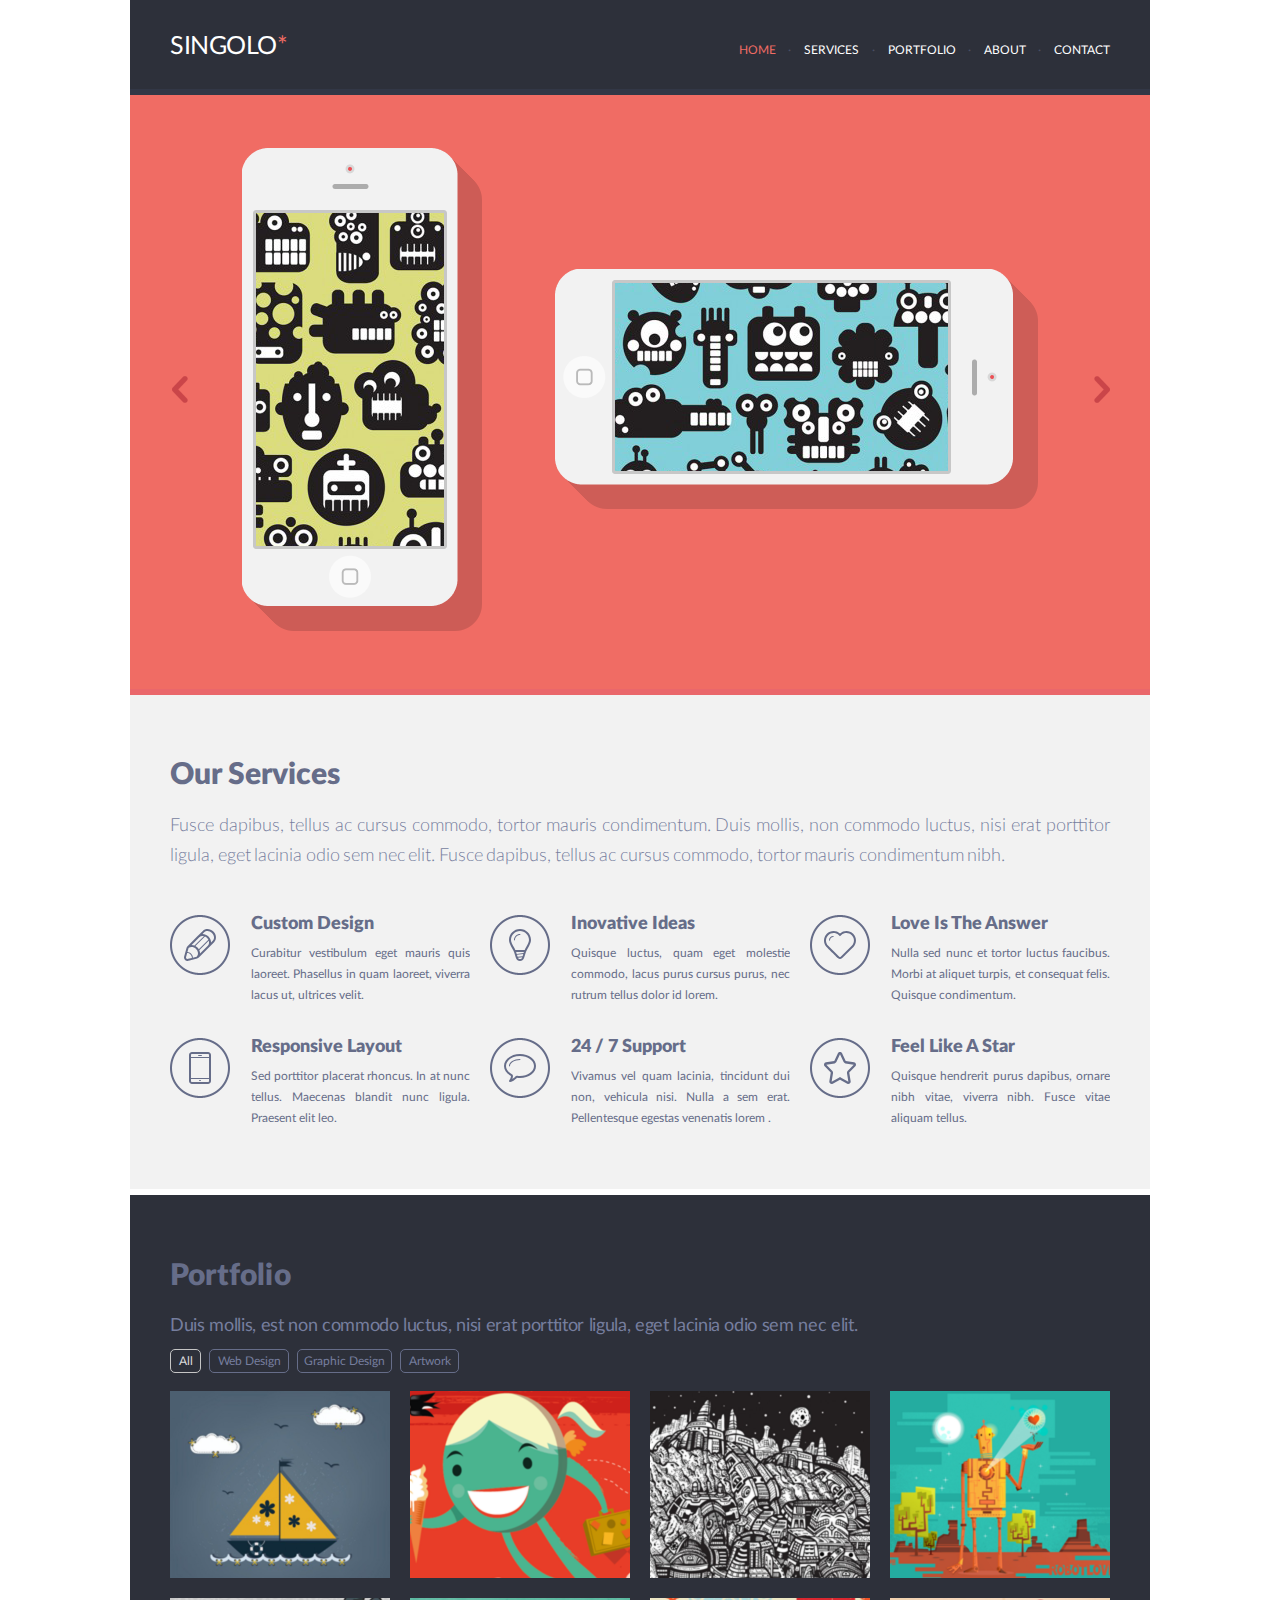
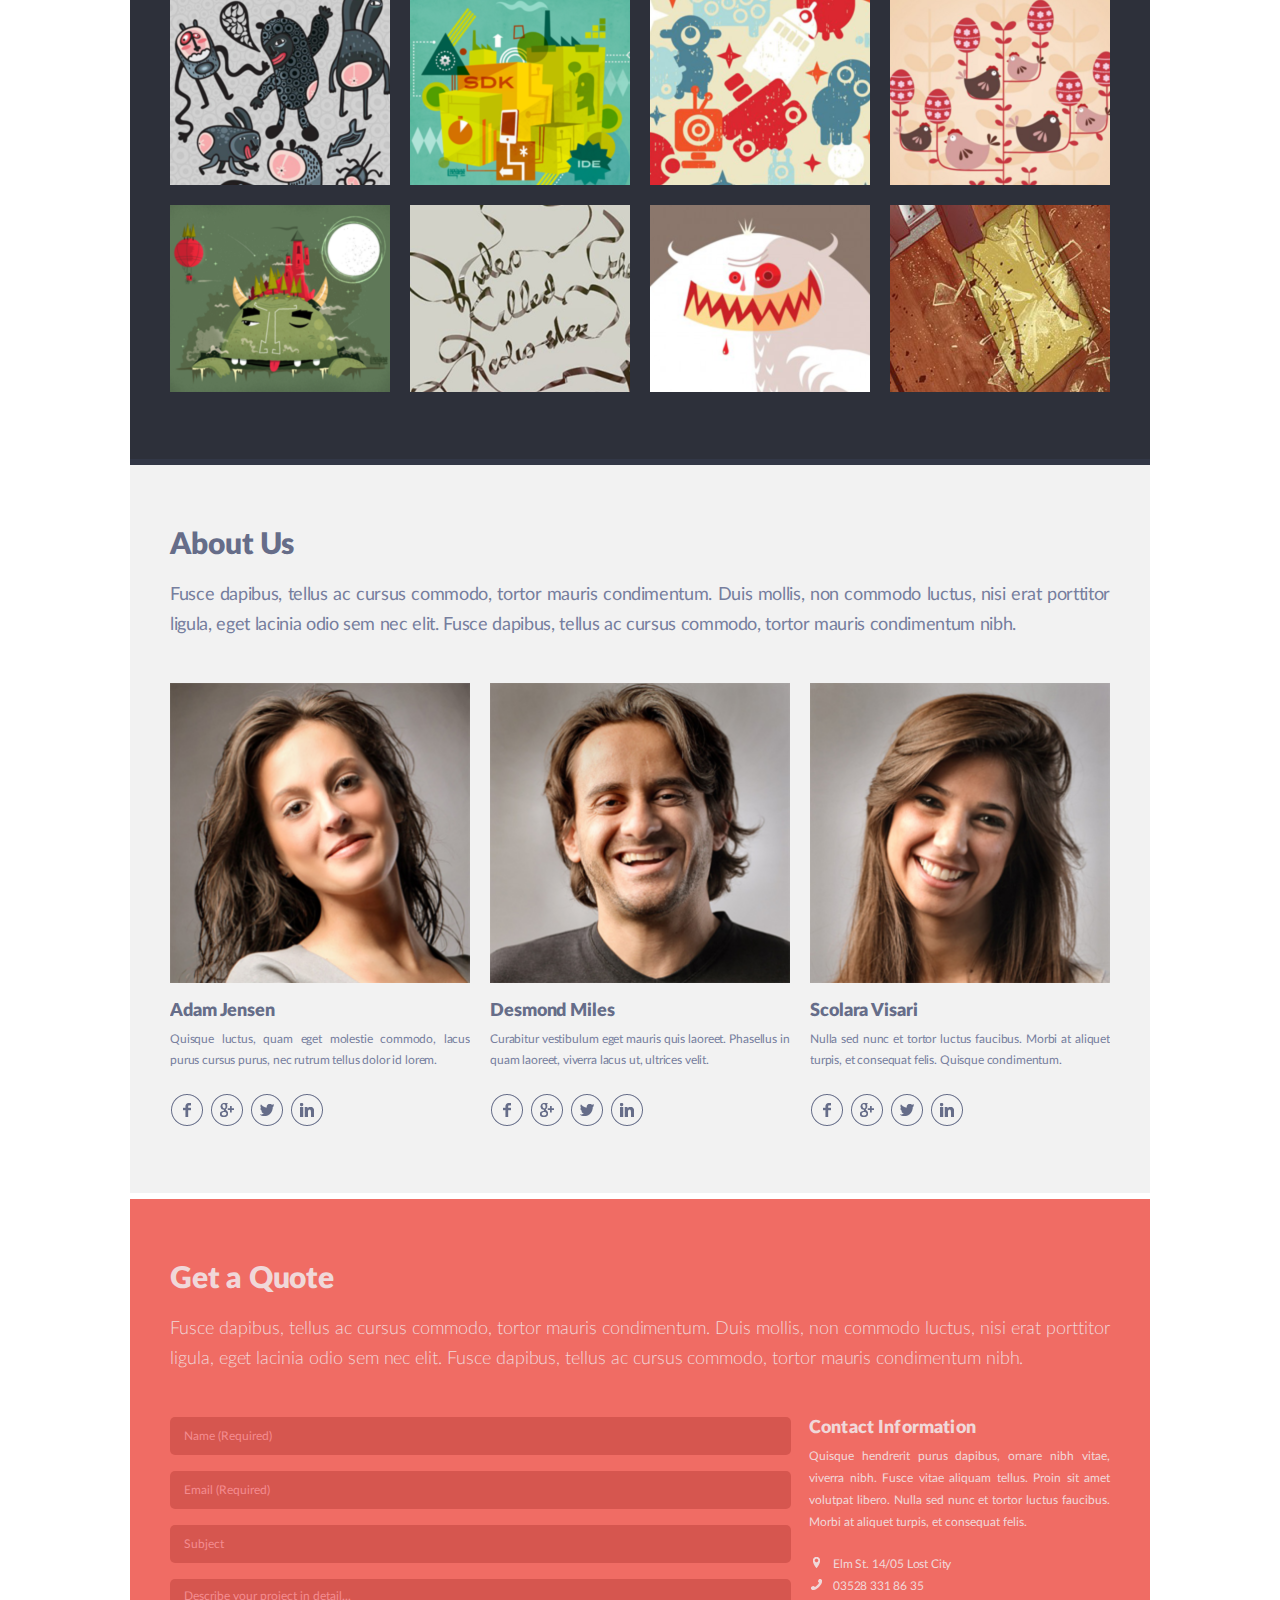
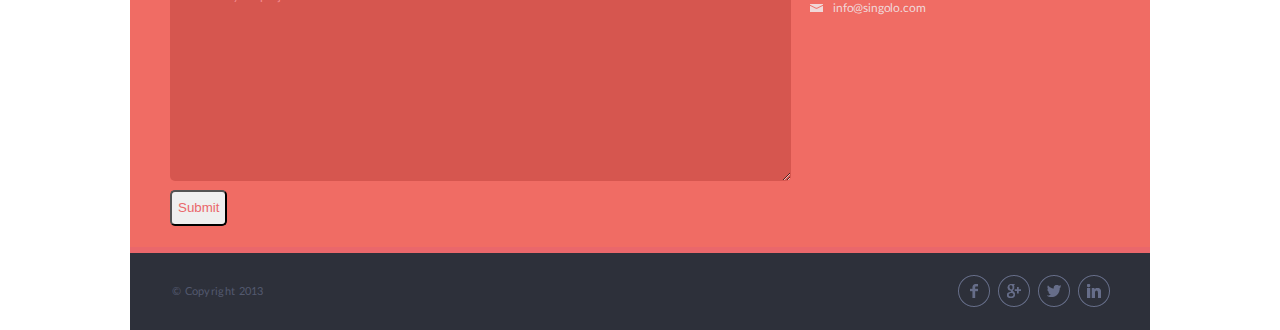
<file: index.html>
<!DOCTYPE html>
<html>
<head>
    <meta charset="utf-8" />
    <meta http-equiv="X-UA-Compatible" content="IE=edge">
    <title>Singolo</title>
    <meta name="viewport" content="width=device-width, initial-scale=1">
    <link rel="stylesheet" type="text/css" media="screen" href="style.css" />
</head>
<body>
    <section class="fixed-header">
        <header class="header">
            <div class="header__content">
                <a href="#" class="logo">Singolo</a>
                <nav>
                    <ul class="navigation">
                        <li class="navigation__item"><a href="#" class="navigation__link navigation__link_active">Home</a></li>
                        <li class="navigation__item"><a href="#" class="navigation__link">Services</a></li>
                        <li class="navigation__item"><a href="#" class="navigation__link">Portfolio</a></li>
                        <li class="navigation__item"><a href="#" class="navigation__link">About</a></li>
                        <li class="navigation__item"><a href="#" class="navigation__link">Contact</a></li>
                    </ul>
                </nav>
            </div>
        </header>
    </section>
    <section class="static-header"></section>
    <section class="slider">
        <div class="slider-wrapper">
            <div class="left-arrow"></div>
            <div class="iphone-vertical">
                <div class="iphone-vertical-shadow"></div>
                <div class="iphone-vertical-body"></div>
                <div class="iphone-vertical-monsters"></div>
            </div>
            <div class="iphone-horizontal">
                <div class="iphone-horizontal-shadow"></div>
                <div class="iphone-horizontal-body"></div>
                <div class="iphone-horizontal-monsters"></div>
            </div>
            <div class="right-arrow"></div>
        </div>
    </section>
    <section class="services">
        <div class="services-wrapper">
            <div class="services-header">Our Services</div>
            <p class="services-desc">Fusce dapibus, tellus ac cursus commodo, tortor mauris condimentum. Duis mollis, non commodo luctus, nisi erat porttitor ligula, eget lacinia odio sem nec elit. Fusce dapibus, tellus ac cursus commodo, tortor mauris condimentum nibh.</p>
            <div class="services-info">
                <div class="services-info-desc">
                    <div class="design"></div>
                    <div class="services-info-desc-text">
                        <p class="services-info-desc-header">Custom Design</p>
                        <p class="services-info-desc-content">Curabitur vestibulum eget mauris quis laoreet. Phasellus in quam laoreet, viverra lacus ut, ultrices velit.</p>
                    </div>
                </div>
                <div class="services-info-desc">
                    <div class="ideas"></div>
                    <div class="services-info-desc-text">
                        <p class="services-info-desc-header">Inovative Ideas</p>
                        <p class="services-info-desc-content">Quisque luctus, quam eget molestie commodo, lacus purus cursus purus, nec rutrum tellus dolor id lorem.</p>
                    </div>
                </div>
                <div class="services-info-desc">
                    <div class="love"></div>
                    <div class="services-info-desc-text">
                        <p class="services-info-desc-header">Love Is The Answer</p>
                        <p class="services-info-desc-content">Nulla sed nunc et tortor luctus faucibus. Morbi at aliquet turpis, et consequat felis. Quisque condimentum.</p>
                    </div>
                </div>
                <div class="services-info-desc">
                    <div class="layout"></div>
                    <div class="services-info-desc-text">
                        <p class="services-info-desc-header">Responsive Layout</p>
                        <p class="services-info-desc-content">Sed porttitor placerat rhoncus. In at nunc tellus. Maecenas blandit nunc ligula. Praesent elit leo.</p>
                    </div>
                </div>
                <div class="services-info-desc">
                    <div class="support"></div>
                    <div class="services-info-desc-text">
                        <p class="services-info-desc-header">24 / 7 Support</p>
                        <p class="services-info-desc-content">Vivamus vel quam lacinia, tincidunt dui non, vehicula nisi. Nulla a sem erat. Pellentesque egestas venenatis lorem .</p>
                    </div>
                </div>
                <div class="services-info-desc">
                    <div class="star"></div>
                    <div class="services-info-desc-text">
                        <p class="services-info-desc-header">Feel Like A Star</p>
                        <p class="services-info-desc-content">Quisque hendrerit purus dapibus, ornare nibh vitae, viverra nibh. Fusce vitae aliquam tellus.</p>
                    </div>
                </div>
            </div>
        </div>        
    </section>
    <section class="portfolio">
        <div class="portfolio-container">
            <div class="portfolio-header">Portfolio</div>
            <p class="portfolio-desc">Duis mollis, est non commodo luctus, nisi erat porttitor ligula, eget lacinia odio sem nec elit.</p>
            <div class="portfolio-buttons">
                <div class="portfolio-button all button-active">All</div>
                <div class="portfolio-button web">Web Design</div>
                <div class="portfolio-button graphic">Graphic Design</div>
                <div class="portfolio-button art">Artwork</div>
            </div>
            <div class="image-container">
                <div class="picture picture-1"></div>
                <div class="picture picture-2"></div>
                <div class="picture picture-3"></div>
                <div class="picture picture-4"></div>
                <div class="picture picture-5"></div>
                <div class="picture picture-6"></div>
                <div class="picture picture-7"></div>
                <div class="picture picture-8"></div>
                <div class="picture picture-9"></div>
                <div class="picture picture-10"></div>
                <div class="picture picture-11"></div>
                <div class="picture picture-12"></div>
            </div>
        </div>
    </section>
    <section class="aboutus">
        <div class="aboutus-container">
            <div class="aboutus-header">About Us</div>
            <p class="aboutus-desc">Fusce dapibus, tellus ac cursus commodo, tortor mauris condimentum. Duis mollis, non commodo luctus, nisi erat porttitor ligula, eget lacinia odio sem nec elit. Fusce dapibus, tellus ac cursus commodo, tortor mauris condimentum nibh.</p>
            <div class="aboutus-person">
                <div class="person-1">
                    <img src="assets/images/photo1.png" alt="Adam Jensen">
                    <p class="person-1-name">Adam Jensen</p>
                    <p class="person-1-desc">Quisque luctus, quam eget molestie commodo, lacus purus cursus purus, nec rutrum tellus dolor id lorem.</p>
                    <ul class="person-1-social-icons">
                        <li class="social-ico-navigation__item"><a href="#" class="social-ico-navigation__link"><img src="assets/images/ico_fb.png" alt="facebook"></a></li>
                        <li class="social-ico-navigation__item"><a href="#" class="social-ico-navigation__link"><img src="assets/images/ico_google.png" alt="google+"></a></li>
                        <li class="social-ico-navigation__item"><a href="#" class="social-ico-navigation__link"><img src="assets/images/ico_twitter.png" alt="twitter"></a></li>
                        <li class="social-ico-navigation__item"><a href="#" class="social-ico-navigation__link"><img src="assets/images/ico_linkedin.png" alt="linkedin"></a></li>
                    </ul>
                </div>
                <div class="person-2">
                    <img src="assets/images/photo2.png" alt="Desmond Miles">
                    <p class="person-1-name">Desmond Miles</p>
                    <p class="person-1-desc">Curabitur vestibulum eget mauris quis laoreet. Phasellus in quam laoreet, viverra lacus ut, ultrices velit.</p>
                    <ul class="person-1-social-icons">
                        <li class="social-ico-navigation__item"><a href="#" class="social-ico-navigation__link"><img src="assets/images/ico_fb.png" alt="facebook"></a></li>
                        <li class="social-ico-navigation__item"><a href="#" class="social-ico-navigation__link"><img src="assets/images/ico_google.png" alt="google+"></a></li>
                        <li class="social-ico-navigation__item"><a href="#" class="social-ico-navigation__link"><img src="assets/images/ico_twitter.png" alt="twitter"></a></li>
                        <li class="social-ico-navigation__item"><a href="#" class="social-ico-navigation__link"><img src="assets/images/ico_linkedin.png" alt="linkedin"></a></li>
                    </ul>
                </div>
                <div class="person-3">
                    <img src="assets/images/photo3.png" alt="Scolara Visari">
                    <p class="person-1-name">Scolara Visari</p>
                    <p class="person-1-desc">Nulla sed nunc et tortor luctus faucibus. Morbi at aliquet turpis, et consequat felis. Quisque condimentum.</p>
                    <ul class="person-1-social-icons">
                        <li class="social-ico-navigation__item"><a href="#" class="social-ico-navigation__link"><img src="assets/images/ico_fb.png" alt="facebook"></a></li>
                        <li class="social-ico-navigation__item"><a href="#" class="social-ico-navigation__link"><img src="assets/images/ico_google.png" alt="google+"></a></li>
                        <li class="social-ico-navigation__item"><a href="#" class="social-ico-navigation__link"><img src="assets/images/ico_twitter.png" alt="twitter"></a></li>
                        <li class="social-ico-navigation__item"><a href="#" class="social-ico-navigation__link"><img src="assets/images/ico_linkedin.png" alt="linkedin"></a></li>
                    </ul>
                </div>
            </div>
        </div>
    </section>
    <section class="quote-form">
        <div class="quote-container">
            <div class="quote-wrapper">
                <div class="quote">Get a Quote</div>
                <p class="quote-desc">Fusce dapibus, tellus ac cursus commodo, tortor mauris condimentum. Duis mollis, non commodo luctus, nisi erat porttitor ligula, eget lacinia odio sem nec elit. Fusce dapibus, tellus ac cursus commodo, tortor mauris condimentum nibh.</p>
                <div class="form-container">
                    <div class="form-container__item">
                        <form action="#"; method="POST" target="#">
                            <input required type="text" placeholder="Name (Required)">
                            <input required type="email" placeholder="Email (Required)">
                            <input type="text" placeholder="Subject">
                            <textarea name="info" id="detail" placeholder="Describe your project in detail..."></textarea>
                            <div class="submit-button">
                                <button class="submit">Submit</button>
                            </div>
                        </form>
                    </div>
                    <div class="contacts">
                        <div class="contacts-info">Contact Information</div>
                        <p class="contacts-desc">Quisque hendrerit purus dapibus, ornare nibh vitae, viverra nibh. Fusce vitae aliquam tellus. Proin sit amet volutpat libero. Nulla sed nunc et tortor luctus faucibus. Morbi at aliquet turpis, et consequat felis.</p>
                        <div class="contact__item">
                            <p class="address">Elm St. 14/05 Lost City</p>
                            <a class="phone" href="tel:035283318635">03528 331 86 35</a>
                            <a class="mail" href="mailto:info@singolo.com">info@singolo.com</a>
                        </div>
                    </div>
                </div>
            </div>
        </div>
    </section>
    <footer class="footer-content">
        <div class="copyright">
            <a href="#" class="copyright__logo">© Copyright 2013</a>
        </div>
        <div class="social-ico">
            <ul class="social-ico-navigation">
                <li class="social-ico-navigation__item"><a href="#" class="social-ico-navigation__link"><img src="assets/images/ico_fb.png" alt="facebook"></a></li>
                <li class="social-ico-navigation__item"><a href="#" class="social-ico-navigation__link"><img src="assets/images/ico_google.png" alt="google+"></a></li>
                <li class="social-ico-navigation__item"><a href="#" class="social-ico-navigation__link"><img src="assets/images/ico_twitter.png" alt="twitter"></a></li>
                <li class="social-ico-navigation__item"><a href="#" class="social-ico-navigation__link"><img src="assets/images/ico_linkedin.png" alt="linkedin"></a></li>
            </ul>
        </div>
    </footer>
</body>
</html>
</file>
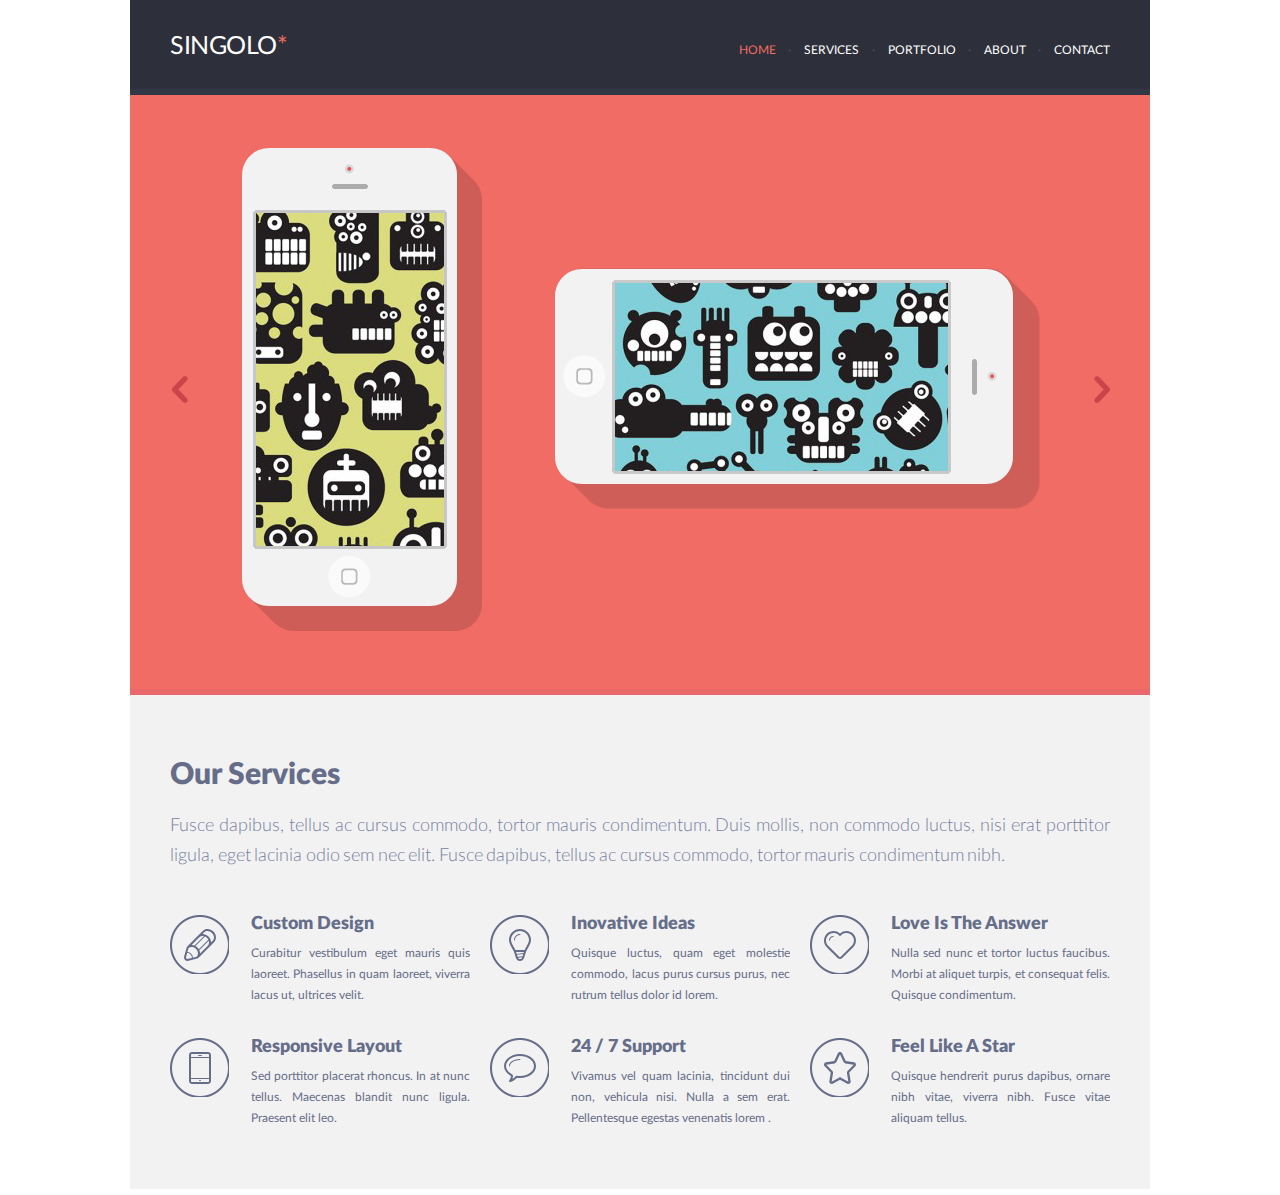
<file: singolo1.html>
<!DOCTYPE html>
<html>
<head>
    <meta charset="utf-8" />
    <meta http-equiv="X-UA-Compatible" content="IE=edge">
    <title>Singolo</title>
    <meta name="viewport" content="width=device-width, initial-scale=1">
    <link rel="stylesheet" type="text/css" media="screen" href="singolo1.css" />
</head>
<body>
    <header class="header">
        <div class="header__content">
            <a href="#" class="logo">Singolo</a>
            <nav>
                <ul class="navigation">
                    <li class="navigation__item"><a href="#" class="navigation__link navigation__link_active">Home</a></li>
                    <li class="navigation__item"><a href="#" class="navigation__link">Services</a></li>
                    <li class="navigation__item"><a href="#" class="navigation__link">Portfolio</a></li>
                    <li class="navigation__item"><a href="#" class="navigation__link">About</a></li>
                    <li class="navigation__item"><a href="#" class="navigation__link">Contact</a></li>
                </ul>
            </nav>
        </div>
    </header>
    <section class="slider">
        <div class="slider-wrapper">
            <div class="left-arrow"></div>
            <div class="iphone-vertical">
                <div class="iphone-vertical-shadow"></div>
                <div class="iphone-vertical-body"></div>
                <div class="iphone-vertical-monsters"></div>
            </div>
            <div class="iphone-horizontal">
                <div class="iphone-horizontal-shadow"></div>
                <div class="iphone-horizontal-body"></div>
                <div class="iphone-horizontal-monsters"></div>
            </div>
            <div class="right-arrow"></div>
        </div>
    </section>
    <section class="services">
        <div class="services-wrapper">
            <div class="services-header">Our Services</div>
            <p class="services-desc">Fusce dapibus, tellus ac cursus commodo, tortor mauris condimentum. Duis mollis, non commodo luctus, nisi erat porttitor ligula, eget lacinia odio sem nec elit. Fusce dapibus, tellus ac cursus commodo, tortor mauris condimentum nibh.</p>
            <div class="services-info">
                <div class="services-info-desc">
                    <div class="design"></div>
                    <div class="services-info-desc-text">
                        <p class="services-info-desc-header">Custom Design</p>
                        <p class="services-info-desc-content">Curabitur vestibulum eget mauris quis laoreet. Phasellus in quam laoreet, viverra lacus ut, ultrices velit.</p>
                    </div>
                </div>
                <div class="services-info-desc">
                    <div class="ideas"></div>
                    <div class="services-info-desc-text">
                        <p class="services-info-desc-header">Inovative Ideas</p>
                        <p class="services-info-desc-content">Quisque luctus, quam eget molestie commodo, lacus purus cursus purus, nec rutrum tellus dolor id lorem.</p>
                    </div>
                </div>
                <div class="services-info-desc">
                    <div class="love"></div>
                    <div class="services-info-desc-text">
                        <p class="services-info-desc-header">Love Is The Answer</p>
                        <p class="services-info-desc-content">Nulla sed nunc et tortor luctus faucibus. Morbi at aliquet turpis, et consequat felis. Quisque condimentum.</p>
                    </div>
                </div>
                <div class="services-info-desc">
                    <div class="layout"></div>
                    <div class="services-info-desc-text">
                        <p class="services-info-desc-header">Responsive Layout</p>
                        <p class="services-info-desc-content">Sed porttitor placerat rhoncus. In at nunc tellus. Maecenas blandit nunc ligula. Praesent elit leo.</p>
                    </div>
                </div>
                 <div class="services-info-desc">
                    <div class="support"></div>
                    <div class="services-info-desc-text">
                        <p class="services-info-desc-header">24 / 7 Support</p>
                        <p class="services-info-desc-content">Vivamus vel quam lacinia, tincidunt dui non, vehicula nisi. Nulla a sem erat. Pellentesque egestas venenatis lorem .</p>
                    </div>
                </div>
                <div class="services-info-desc">
                    <div class="star"></div>
                    <div class="services-info-desc-text">
                        <p class="services-info-desc-header">Feel Like A Star</p>
                        <p class="services-info-desc-content">Quisque hendrerit purus dapibus, ornare nibh vitae, viverra nibh. Fusce vitae aliquam tellus.</p>
                    </div>
                </div>
            </div>
        </div>        
    </section>
</body>
</html>
</file>
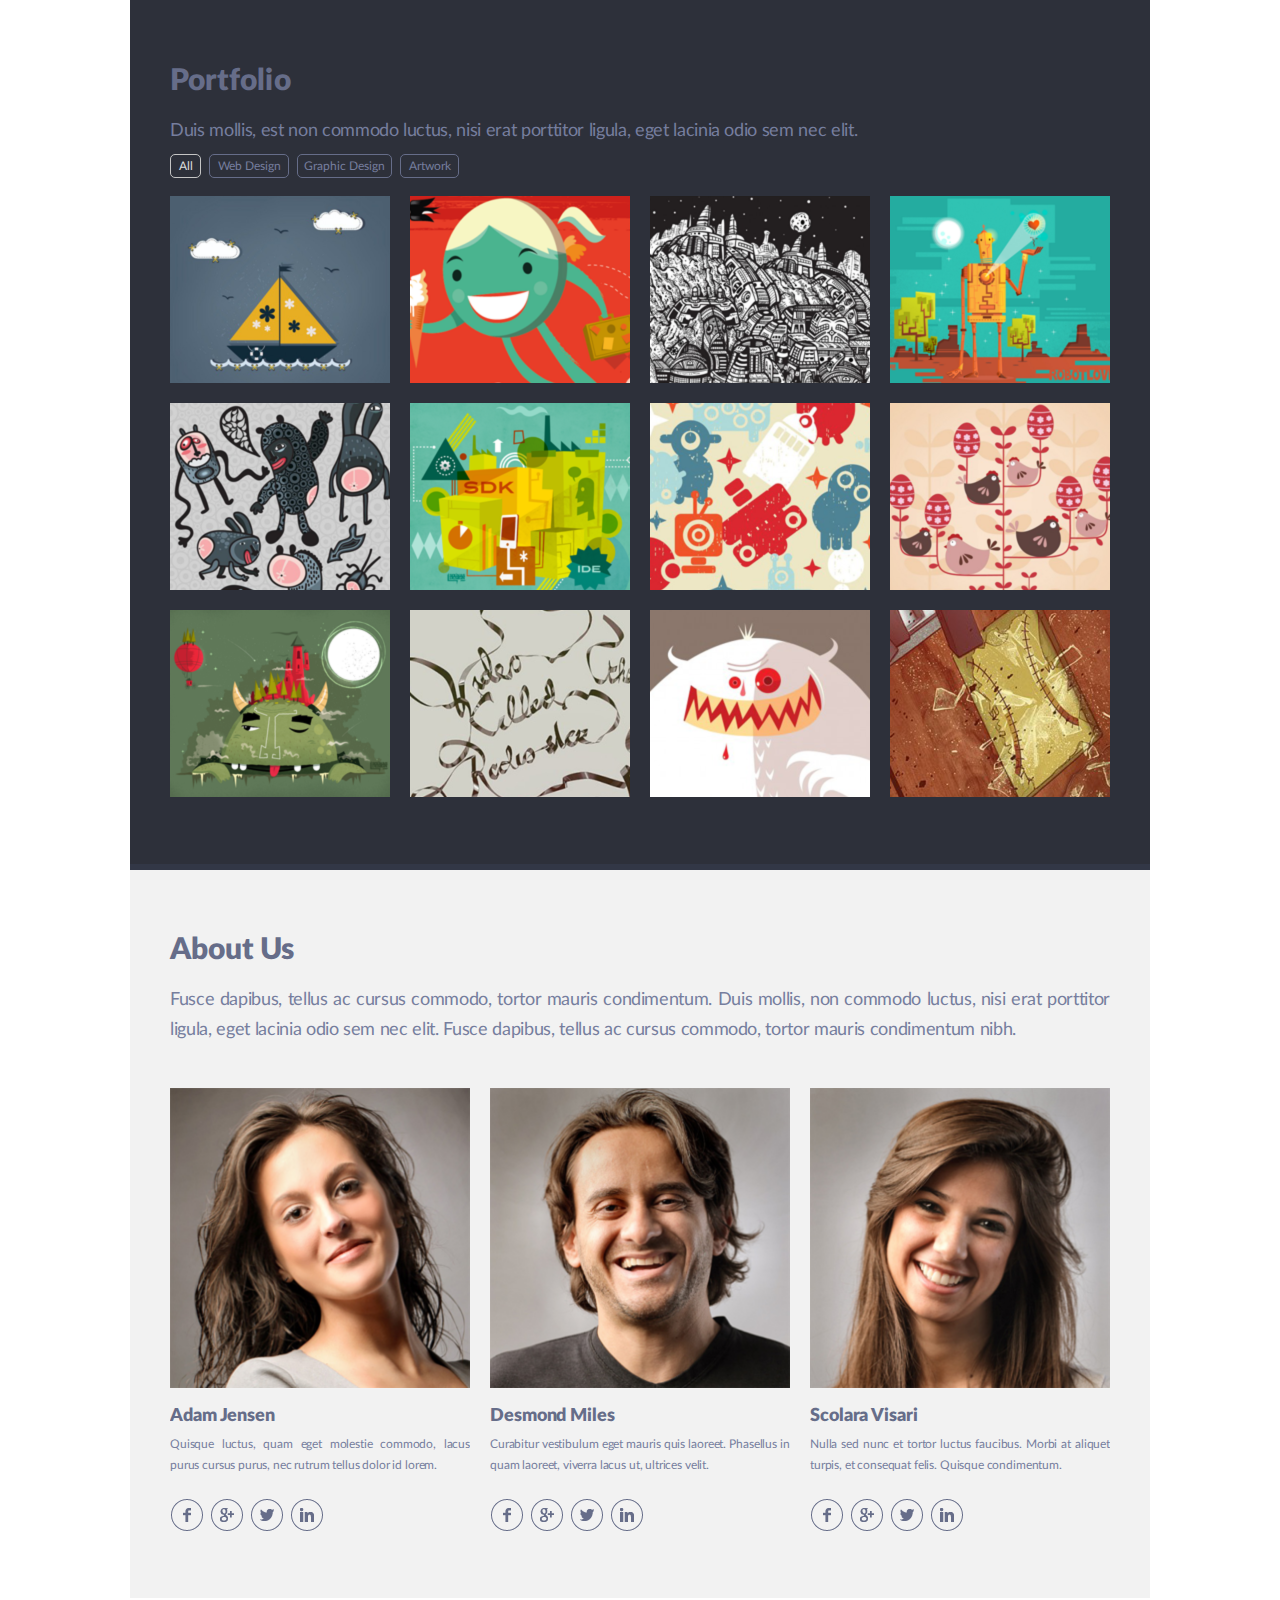
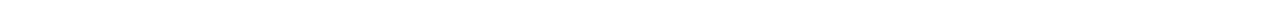
<file: singolo2.html>
<!DOCTYPE html>
<html>
<head>
    <meta charset="utf-8" />
    <meta http-equiv="X-UA-Compatible" content="IE=edge">
    <title>Singolo</title>
    <meta name="viewport" content="width=device-width, initial-scale=1">
    <link rel="stylesheet" type="text/css" media="screen" href="singolo2.css" />
</head>
<body>
    <section class="portfolio">
        <div class="portfolio-container">
            <div class="portfolio-header">Portfolio</div>
            <p class="portfolio-desc">Duis mollis, est non commodo luctus, nisi erat porttitor ligula, eget lacinia odio sem nec elit.</p>
            <div class="portfolio-buttons">
                <div class="portfolio-button all button-active">All</div>
                <div class="portfolio-button web">Web Design</div>
                <div class="portfolio-button graphic">Graphic Design</div>
                <div class="portfolio-button art">Artwork</div>
            </div>
            <div class="image-container">
                <div class="picture picture-1"></div>
                <div class="picture picture-2"></div>
                <div class="picture picture-3"></div>
                <div class="picture picture-4"></div>
                <div class="picture picture-5"></div>
                <div class="picture picture-6"></div>
                <div class="picture picture-7"></div>
                <div class="picture picture-8"></div>
                <div class="picture picture-9"></div>
                <div class="picture picture-10"></div>
                <div class="picture picture-11"></div>
                <div class="picture picture-12"></div>
            </div>
        </div>
    </section>
    <section class="aboutus">
        <div class="aboutus-container">
            <div class="aboutus-header">About Us</div>
            <p class="aboutus-desc">Fusce dapibus, tellus ac cursus commodo, tortor mauris condimentum. Duis mollis, non commodo luctus, nisi erat porttitor ligula, eget lacinia odio sem nec elit. Fusce dapibus, tellus ac cursus commodo, tortor mauris condimentum nibh.</p>
            <div class="aboutus-person">
                <div class="person-1">
                    <img src="assets/images/photo1.png" alt="Adam Jensen">
                    <p class="person-1-name">Adam Jensen</p>
                    <p class="person-1-desc">Quisque luctus, quam eget molestie commodo, lacus purus cursus purus, nec rutrum tellus dolor id lorem.</p>
                    <ul class="person-1-social-icons">
                        <li class="social-ico-navigation__item"><a href="#" class="social-ico-navigation__link"><img src="assets/images/ico_fb.png" alt="facebook"></a></li>
                        <li class="social-ico-navigation__item"><a href="#" class="social-ico-navigation__link"><img src="assets/images/ico_google.png" alt="google+"></a></li>
                        <li class="social-ico-navigation__item"><a href="#" class="social-ico-navigation__link"><img src="assets/images/ico_twitter.png" alt="twitter"></a></li>
                        <li class="social-ico-navigation__item"><a href="#" class="social-ico-navigation__link"><img src="assets/images/ico_linkedin.png" alt="linkedin"></a></li>
                    </ul>
                </div>
                <div class="person-2">
                    <img src="assets/images/photo2.png" alt="Desmond Miles">
                    <p class="person-1-name">Desmond Miles</p>
                    <p class="person-1-desc">Curabitur vestibulum eget mauris quis laoreet. Phasellus in quam laoreet, viverra lacus ut, ultrices velit.</p>
                    <ul class="person-1-social-icons">
                        <li class="social-ico-navigation__item"><a href="#" class="social-ico-navigation__link"><img src="assets/images/ico_fb.png" alt="facebook"></a></li>
                        <li class="social-ico-navigation__item"><a href="#" class="social-ico-navigation__link"><img src="assets/images/ico_google.png" alt="google+"></a></li>
                        <li class="social-ico-navigation__item"><a href="#" class="social-ico-navigation__link"><img src="assets/images/ico_twitter.png" alt="twitter"></a></li>
                        <li class="social-ico-navigation__item"><a href="#" class="social-ico-navigation__link"><img src="assets/images/ico_linkedin.png" alt="linkedin"></a></li>
                    </ul>
                </div>
                <div class="person-3">
                    <img src="assets/images/photo3.png" alt="Scolara Visari">
                    <p class="person-1-name">Scolara Visari</p>
                    <p class="person-1-desc">Nulla sed nunc et tortor luctus faucibus. Morbi at aliquet turpis, et consequat felis. Quisque condimentum.</p>
                    <ul class="person-1-social-icons">
                        <li class="social-ico-navigation__item"><a href="#" class="social-ico-navigation__link"><img src="assets/images/ico_fb.png" alt="facebook"></a></li>
                        <li class="social-ico-navigation__item"><a href="#" class="social-ico-navigation__link"><img src="assets/images/ico_google.png" alt="google+"></a></li>
                        <li class="social-ico-navigation__item"><a href="#" class="social-ico-navigation__link"><img src="assets/images/ico_twitter.png" alt="twitter"></a></li>
                        <li class="social-ico-navigation__item"><a href="#" class="social-ico-navigation__link"><img src="assets/images/ico_linkedin.png" alt="linkedin"></a></li>
                    </ul>
                </div>
            </div>
        </div>
    </section>
</body>
</html>
</file>
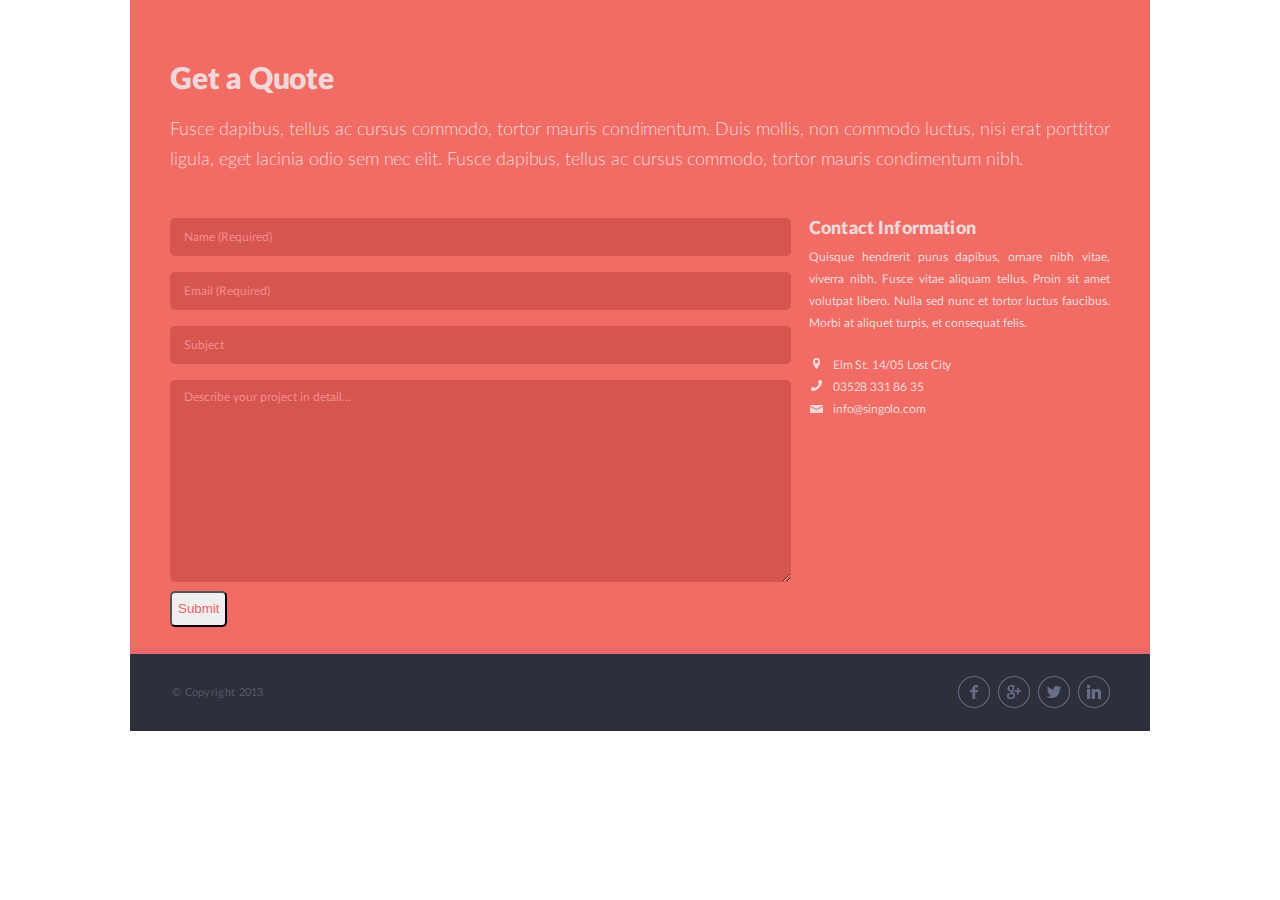
<file: singolo3.html>
<!DOCTYPE html>
<html>
<head>
    <meta charset="utf-8" />
    <meta http-equiv="X-UA-Compatible" content="IE=edge">
    <title>Singolo</title>
    <meta name="viewport" content="width=device-width, initial-scale=1">
    <link rel="stylesheet" type="text/css" media="screen" href="singolo3.css" />
</head>
<body>
    <section class="quote-form">
        <div class="quote-container">
            <div class="quote-wrapper">
                <div class="quote">Get a Quote</div>
                <p class="quote-desc">Fusce dapibus, tellus ac cursus commodo, tortor mauris condimentum. Duis mollis, non commodo luctus, nisi erat porttitor ligula, eget lacinia odio sem nec elit. Fusce dapibus, tellus ac cursus commodo, tortor mauris condimentum nibh.</p>
                <div class="form-container">
                    <div class="form-container__item">
                        <form action="#"; method="POST" target="#">
                            <input required type="text" placeholder="Name (Required)">
                            <input required type="email" placeholder="Email (Required)">
                            <input type="text" placeholder="Subject">
                            <textarea name="info" id="detail" placeholder="Describe your project in detail..."></textarea>
                            <div class="submit-button">
                                <button class="submit">Submit</button>
                            </div>
                        </form>
                    </div>
                    <div class="contacts">
                        <div class="contacts-info">Contact Information</div>
                        <p class="contacts-desc">Quisque hendrerit purus dapibus, ornare nibh vitae, viverra nibh. Fusce vitae aliquam tellus. Proin sit amet volutpat libero. Nulla sed nunc et tortor luctus faucibus. Morbi at aliquet turpis, et consequat felis.</p>
                        <div class="contact__item">
                            <p class="address">Elm St. 14/05 Lost City</p>
                            <a class="phone" href="tel:035283318635">03528 331 86 35</a>
                            <a class="mail" href="mailto:info@singolo.com">info@singolo.com</a>
                        </div>
                    </div>
                </div>
            </div>
        </div>
    </section>
    <footer class="footer-content">
        <div class="copyright">
            <a href="#" class="copyright__logo">© Copyright 2013</a>
        </div>
        <div class="social-ico">
            <ul class="social-ico-navigation">
                <li class="social-ico-navigation__item"><a href="#" class="social-ico-navigation__link"><img src="assets/images/ico_fb.png" alt="facebook"></a></li>
                <li class="social-ico-navigation__item"><a href="#" class="social-ico-navigation__link"><img src="assets/images/ico_google.png" alt="google+"></a></li>
                <li class="social-ico-navigation__item"><a href="#" class="social-ico-navigation__link"><img src="assets/images/ico_twitter.png" alt="twitter"></a></li>
                <li class="social-ico-navigation__item"><a href="#" class="social-ico-navigation__link"><img src="assets/images/ico_linkedin.png" alt="linkedin"></a></li>
            </ul>
        </div>
    </footer>
</body>
</html>
</file>
<file: style.css>
@charset "UTF-8";
@font-face {
    font-family: 'Lato-Regular';
    font-style: normal;
    font-weight: 400;
    src: local("Lato-Regular"), local("Lato-Regular"), url("assets/fonts/Lato-Regular.woff2") format("woff2"), url("assets/fonts/Lato-Regular.ttf") format("truetype"); }

@font-face {
    font-family: 'Lato-Light';
    font-style: normal;
    font-weight: 300;
    src: local("Lato-Light"), local("Lato-Light"), url("assets/fonts/Lato-Light.woff2") format("woff2"), url("assets/fonts/Lato-Light.ttf") format("truetype"); }
    
@font-face {
    font-family: 'Lato-Bold';
    font-style: normal;
    font-weight: 700;
    src: local("Lato-Bold"), local("Lato-Bold"), url("assets/fonts/Lato-Bold.woff2") format("woff2"), url("assets/fonts/Lato-Bold.ttf") format("truetype"); }
    
@font-face {
    font-family: 'Lato-Black';
    font-style: normal;
    font-weight: 400;
    src: local("Lato-Black"), local("Lato-Black"), url("assets/fonts/Lato-Black.woff2") format("woff2"), url("assets/fonts/Lato-Black.ttf") format("truetype"); }





html {
    padding: 0;
    margin: 0;
}

body {
    padding: 0;
    margin: 0;
    width: 100%;
    font-family: 'Lato-Regular', Verdana, sans-serif;
}

.static-header {
    height: 95px;
    width: 1020px;
}

a {
    text-decoration: none;
  }

.fixed-header {
    position: fixed;
    z-index: 4;
    top: 0;
    left:0;
    right:0;
    display: flex;
    justify-content: center;
}

.header {
    margin-top: 0;
    width: 1020px;
    margin-left: auto;
    margin-right: auto;
    background-color: #2d303a;
    height: 89px;
    border-bottom: 6px solid #323746;
}

.header__content {
    display: flex;
    width: 940px;
    padding-left: 40px;
    justify-content: space-between;
}

.logo {
    font-size: 25px;
    color: #ffffff;
    padding-top: 32px;
    font-weight: 400;
    margin-block-start: 0px;
    margin-block-end: 0px;
    text-transform: uppercase;
    letter-spacing: -0.5px;
}

.logo::after {
    content: "*";
    color: #f06c64;
}

li {
    list-style-type: none;
    text-transform: uppercase;
}

nav {
    height: 89px;
}

.navigation {
    display: flex;
    width: 371px;
    padding-top: 27px;
    justify-content: space-between;
}

.navigation__item {
    font-size: 12px;
}

.navigation__item:not(:first-child)::before {
    content: "·";
    color: #494e62;
    left: -13px;
    position: relative;
}

.navigation__link {
    color: #ffffff;
}

.navigation__link:hover, .navigation__link_active {
    color: #f06c64;
}

.slider {
    max-width: 1020px;
    margin-left: auto;
    margin-right: auto;
    background-color: #f06c64;
    height: auto;
    border-bottom: 6px solid #ea676b;
}

.slider-wrapper {
    width: 92.2%;
    height: inherit;
    margin: auto;
    display: flex;
    justify-content: space-between;
}

.left-arrow, .right-arrow {
    background-image: url(assets/images/arrow.png);
    height: 27px;
    width: 16px;
    margin-top: 29.9%;
    margin-bottom: 30.4%;
    margin-left: 2px;
    cursor: pointer;
}

.iphone-vertical {
    width: 26%;
    
}

.iphone-vertical-shadow {
    background: url(assets/images/iphone_vertical_on.png) 100% 100% no-repeat;
    background-size: contain;
    width: 100%;
    height: 82%;
    margin-top: 21.5%;
    margin-left: 1.5%;
    max-height: 483px;
    max-width: 240px;
}

.iphone-vertical-body {
    background-image: url(assets/images/iPhoneVertical.png);
    position: absolute;
    margin-left: 3px;
    max-height: 458px;
    max-width: 215px;
    z-index: 2;
}

.iphone-vertical-monsters {
    background-image: url(assets/images/Layer6.png);
    background-position-x: -14px;
    background-position-y: -135px;
    margin-top: 65px;
    margin-left: 17px;
    max-height: 333px;
    max-width: 188px;
    position: absolute;
    z-index: 2;
}

.iphone-horizontal {
    width: 54%;
}

.iphone-horizontal-shadow {
    background: url(assets/images/iphone_horizontal_on.png) 100% 100% no-repeat;
    background-size: contain;
    width: 100%;
    height: 41%;
    margin-top: 34.3%;
    margin-left: 4.1%;
    max-height: 240px;
    max-width: 483px;
}

.iphone-horizontal-body {
    background-image: url(assets/images/iPhoneHorizontal.png);
    position: absolute;
    margin-left: 21px;
    margin-top: 174px;
    max-height: 215px;
    max-width: 458px;
    z-index: 2;
}

.iphone-horizontal-monsters {
    background-image: url(assets/images/Layer5.png);
    background-position-x: -125px;
    background-position-y: -119px;
    margin-top: 188px;
    margin-left: 81px;
    max-height: 188px;
    max-width: 333px;
    position: absolute;
    z-index: 2;
}

.right-arrow {
    transform: rotate(180deg);
}

.services {
    width: 1020px;
    margin-left: auto;
    margin-right: auto;
    background-color: #f2f2f2;
    height: 494px;
    border-bottom: 6px solid #ffffff;
}

.services-wrapper {
    width: 940px;
    padding-left: 40px;
}

.services-header {
    padding-top: 62px;
    font-size: 30px;
    color: #666d89;
    font-family: 'Lato-Black';
    font-weight: 400;
}

.services-desc {
    font-size: 18px;
    line-height: 30px;
    color: #767e9e;
    font-family: 'Lato-Light';
    font-weight: 300;
    text-align: justify;
    word-spacing: -1.5px;
}

.services-info {
    display: flex;
    flex-wrap: wrap;
    justify-content: space-between;
}

.services-info-desc {
    display: flex;
    width: 300px;
    height: 123px;
    justify-content: space-between;
}

.services-info-desc-text {
    width: 219px;
    overflow: hidden;
}

.services-info-desc-text p {
    margin-block-end: 0;
}

.services-info-desc-header {
    margin-top: 27px;
    font-size: 18px;
    line-height: 16px;
    color: #666d89;
    font-family: 'Lato-Black';
    font-weight: 400;
}

.services-info-desc-content {
    margin-top: 11px;
    font-size: 12px;
    line-height: 21px;
    color: #666d89;
    font-family: 'Lato-Regular';
    font-weight: 400;
    text-align: justify;
}

.design, .ideas, .love, .layout, .support, .star {
    width: 60px;
    height: 60px;
    margin-top: 26px;
}

.design:hover, .ideas:hover, .love:hover, .layout:hover, .support:hover, .star:hover {
    cursor: pointer;
}

.design {
    background-image: url(assets/images/pen.svg)
}

.ideas {
    background-image: url(assets/images/bulb.svg)
}

.love {
    background-image: url(assets/images/heart.svg)
}

.layout {
    background-image: url(assets/images/phone.svg)
}

.support {
    background-image: url(assets/images/bubble.svg)
}

.star {
    background-image: url(assets/images/star.svg)
}

.portfolio {
    max-width: 1020px;
    margin-left: auto;
    margin-right: auto;
    background-color: #2d303a;
    height: 864px;
    border-bottom: 6px solid #323746;
}

.portfolio-container {
    max-width: 940px;
    padding-left: 40px;
    text-align: justify;
}

.portfolio-header {
    padding-top: 63px;
    color: #666d89;
    font-family: 'Lato-Black';
    font-size: 30px;
    font-weight: 400;
    letter-spacing: 0.2px;
}

.portfolio-desc {
    margin-top: 21px;
    margin-bottom: 0px;
    color: #767e9e;
    font-family: 'Lato-Regular';
    font-size: 18px;
    font-weight: 300;
    letter-spacing: -0.34px;
}

.portfolio-buttons {
    display: flex;
    justify-content: left;
    font-family: 'Lato-Regular';
    font-size: 12px;
    font-weight: 400;
    color: #767e9e;
    text-align: center;
    vertical-align: middle;
    line-height: 22px;
    margin-top: 12px;
}

.portfolio-button {
    height: 22px;
    border: 1px solid #666d89;
    border-radius: 5px;
    margin-right: 8px;
    cursor: pointer;
}

.button-active, .portfolio-button:hover {
    border: 1px solid #c5c5c5;
    color: #dedede;
}

.all {
    width: 29px;
}

.web {
    width: 78px;
}

.graphic {
    width: 93px;
}

.art {
    width: 57px;
}

.image-container {
    display: grid;
    margin-top: 18px;
    grid-template-columns: 220px 220px 220px 220px;
    grid-template-rows: 187px 187px 187px;
    grid-gap: 20px;
    overflow: hidden;
}

.picture {
    width: 220px;
    height: 187px;
}

.picture-1 {
    background-image: url('assets/images/image1.png');
    background-position-x: -8px;
    background-position-y: -11px;
    background-size: 238px auto; /*108.2% auto; */
}

.picture-2 {
    background-image: url('assets/images/image2.png');
    background-position-x: -82px;
    background-position-y: -43px;
    background-size: 364px auto; /*165.5% auto; */
}

.picture-3 {
    background-image: url('assets/images/image3.png');
    background-position-x: -11px;
    background-position-y: -1px;
    background-size: 250px auto; /*113.6% auto; */
}

.picture-4 {
    background-image: url('assets/images/image4.png');
    background-position-x: -24px;
    background-position-y: -2px;
    background-size: 262px auto; /*119.1% auto; */
}

.picture-5 {
    background-image: url('assets/images/image5.png');
    background-position-x: -10px;
    background-position-y: -16px;
    background-size: 242px auto; /*110% auto; */
}

.picture-6 {
    background-image: url('assets/images/image6.png');
    background-position-x: -16px;
    background-position-y: -4px;
    background-size: 258px auto; /*117.3% auto; */
}

.picture-7 {
    background-image: url('assets/images/image7.png');
    background-position-x: -31px;
    background-position-y: -39px;
    background-size: 372px auto; /*169.1% auto; */
}

.picture-8 {
    background-image: url('assets/images/image8.png');
    background-position-x: -24px;
    background-position-y: -32px;
    background-size: 278px auto; /*126.4% auto; */
}

.picture-9 {
    background-image: url('assets/images/image9.png');
    background-position-x: -16px;
    background-position-y: -2px;
    background-size: 254px auto; /*115.5% auto; */
}

.picture-10 {
    background-image: url('assets/images/image10.png');
    background-position-x: -141px;
    background-position-y: -113px;
    background-size: 474px auto; /*215.5% auto; */
}

.picture-11 {
    background-image: url('assets/images/image11.png');
    background-position-x: -144px;
    background-position-y: -175px;
    background-size: 414px auto; /*119.1% auto; */
}

.picture-12 {
    background-image: url('assets/images/image12.png');
    background-position-x: -36px;
    background-position-y: -60px;
    background-size: 296px auto; /*134.5% auto; */
}

.aboutus {
    max-width: 1020px;
    margin-left: auto;
    margin-right: auto;
    background-color: #f2f2f2;
    height: 728px;
    border-bottom: 6px solid white;
}

.aboutus-container {
    max-width: 940px;
    padding-left: 40px;
    text-align: justify;
}

.aboutus-header {
    padding-top: 62px;
    color: #666d89;
    font-family: 'Lato-Black';
    font-size: 30px;
    font-weight: 400;
    letter-spacing: -0.1px;
}

.aboutus-desc {
    margin-top: 17px;
    margin-bottom: 0px;
    color: #767e9e;
    font-family: 'Lato-Regular';
    font-size: 18px;
    font-weight: 300;
    letter-spacing: -0.34px;
    line-height: 30px;
}

.aboutus-person {
    display: flex;
    justify-content: space-between;
}

img {
    width: 100%;
}

.person-1, .person-2, .person-3 {
    width: 300px;
    margin-top: 43px;
}

.person-1-name {
    margin-top: 12px;
    margin-bottom: 0px;
    max-height: 22px;
    color: #666d89;
    font-family: 'Lato-Black';
    font-size: 18px;
    font-weight: 400;
    letter-spacing: -0.1px;
    overflow: hidden;
}

.person-1-desc {
    margin-top: 7px;
    margin-bottom: 0px;
    max-height: 42px;
    color: #767e9e;
    font-family: 'Lato-Regular';
    font-size: 12px;
    font-weight: 400;
    letter-spacing: -0.15px;
    overflow: hidden;
    line-height: 21px;
}

.person-1-social-icons {
    display: flex;
    width: 152px;
    padding: 0;
    margin-top: 23px;
    margin-left: 1px;
    justify-content: space-between;
}

.person-1-social-icons li {
    list-style-type: none;
}

.social-ico-navigation__item{
    width: 32px;
    height: 32px;
}

.quote-container {
    max-width: 1020px;
    margin-left: auto;
    margin-right: auto;
    background-color: #f06c64;
    height: 648px;
    border-bottom: 6px solid #ea676b;
}

.quote-wrapper {
    max-width: 940px;
    padding-left: 40px;
    color: #f0d8d9;
    text-align: justify;
}

.quote {
    padding-top: 72px;
    font-family: 'Lato-Black';
    font-size: 30px;
    font-weight: 400;
    letter-spacing: -0.2px;
    line-height: 17.86px;
}

.quote-desc {
    margin-top: 25px;
    font-family: 'Lato-Light';
    font-size: 18px;
    font-weight: 300;
    letter-spacing: -0.05px;
    line-height: 30px;
}

.form-container {
    display: flex;
    justify-content: space-between;
}

.form-container__item {
    max-width: 605px;
    width: 100%;
    margin-top: 9px;
}

input {
    display: block;
    margin-top: 16px;
    width: 98%;
    padding-left: 14px;
    padding-right: 14px;
    height: 36px;
    background-color: #d6564f;
    color: white;
    font-family: 'Lato-Regular';
    font-size: 12px;
    font-weight: 400;
    border: 0px;
    border-radius: 5px;
}

input::-webkit-input-placeholder {
    color: #f48c8f;;
}
input::-moz-placeholder {
    color:  #f48c8f;
}

textarea {
    display: block;
    width: 98%;
    margin-top: 16px;
    padding: 10px 14px 0px 14px;
    height: 192px;
    background-color: #d6564f;
    color: white;
    font-family: 'Lato-Regular';
    font-size: 12px;
    font-weight: 400;
    border: 0px;
    border-radius: 5px;
}

textarea::-webkit-input-placeholder {
    color: #f48c8f;;
}
textarea::-moz-placeholder {
    color:  #f48c8f;
}

.submit-button {
    text-align: start;
}

.submit {
    margin-top: 9px;
    height: 36px;
    border-radius: 5px;
    color: #ea676b;
}

.contacts {
    max-width: 301px;
    width: 100%;
    margin-left: 30px;
}

.contacts-info {
    margin-top: 25px;
    color: #f0d8d9;
    font-family: 'Lato-Black';
    font-size: 18px;
    letter-spacing: 0.15px;
}

.contacts-desc {
    color: #f0d8d9;
    font-family: 'Lato-Regular';
    font-size: 12px;
    margin-block-start: 6px;
    margin-block-end: 6px;
    line-height: 22px;
}

.contact__item {
    margin-top: 24px;
}

.contact__item p {
    position: relative;
    color: #f0d8d9;
    font-family: 'Lato-Regular';
    font-size: 12px;
    letter-spacing: -0.16px;
    margin-block-start: 8px;
    margin-block-end: 6px;
}

.contact__item a {
    position: relative;
    display: block;
    text-decoration: none;
    color: #f0d8d9;
    font-family: 'Lato-Regular';
    font-size: 12px;
    letter-spacing: -0.16px;
    margin-block-start: 8px;
    margin-block-end: 6px;
}

p.address::before {
    content: url(assets/images/location.png);
    padding-left: 4px;
    padding-right: 13px;
}

a.phone::before {
    content: url(assets/images/phone.png);
    padding-left: 2px;
    padding-right: 11px;
}

a.mail::before {
    content: url(assets/images/mail.png);
    padding-left: 1px;
    padding-right: 10px;
}

footer {
    display: flex;
    justify-content: space-between;
    max-width: 1020px;
    margin-left: auto;
    margin-right: auto;
    background-color: #2d303a;
}

.copyright {
    display: flex;
    margin-top: 32px;
    margin-bottom: 32px;
    margin-left: 42px;
}

.copyright a {
    text-decoration: none;
    color: #53596f;
    font-size: 11px;
    letter-spacing: 0.3px;
    font-family:'Lato-Regular', Verdana, sans-serif;
}

.copyright a:hover {
    color: #f06c64;
}

.social-ico {
    width: 152px;
    margin-right: 40px;
}

.social-ico-navigation {
    display: flex;
    padding: 0;
    margin-top: 22px;
    margin-bottom: 22px;
    justify-content: space-between;
}

.social-ico-navigation li {
    list-style-type: none;
}

.social-ico-navigation__item{
    width: 32px;
    height: 32px;
}
</file>
<file: singolo1.css>
@charset "UTF-8";
@font-face {
    font-family: 'Lato-Regular';
    font-style: normal;
    font-weight: 400;
    src: local("Lato-Regular"), local("Lato-Regular"), url("assets/fonts/Lato-Regular.woff2") format("woff2"), url("assets/fonts/Lato-Regular.ttf") format("truetype"); }

@font-face {
    font-family: 'Lato-Light';
    font-style: normal;
    font-weight: 300;
    src: local("Lato-Light"), local("Lato-Light"), url("assets/fonts/Lato-Light.woff2") format("woff2"), url("assets/fonts/Lato-Light.ttf") format("truetype"); }
    
@font-face {
    font-family: 'Lato-Bold';
    font-style: normal;
    font-weight: 700;
    src: local("Lato-Bold"), local("Lato-Bold"), url("assets/fonts/Lato-Bold.woff2") format("woff2"), url("assets/fonts/Lato-Bold.ttf") format("truetype"); }
    
@font-face {
    font-family: 'Lato-Black';
    font-style: normal;
    font-weight: 400;
    src: local("Lato-Black"), local("Lato-Black"), url("assets/fonts/Lato-Black.woff2") format("woff2"), url("assets/fonts/Lato-Black.ttf") format("truetype"); }





html {
    padding: 0;
    margin: 0;
}

body {
    padding: 0;
    margin: 0;
    width: 100%;
    font-family: 'Lato-Regular', Verdana, sans-serif;
}

a {
    text-decoration: none;
  }
.header {
    margin-top: 0;
    width: 1020px;
    margin-left: auto;
    margin-right: auto;
    background-color: #2d303a;
    height: 89px;
    border-bottom: 6px solid #323746;
}

.header__content {
    display: flex;
    width: 940px;
    padding-left: 40px;
    justify-content: space-between;
}

.logo {
    font-size: 25px;
    color: #ffffff;
    padding-top: 32px;
    font-weight: 400;
    margin-block-start: 0px;
    margin-block-end: 0px;
    text-transform: uppercase;
    letter-spacing: -0.5px;
}

.logo::after {
    content: "*";
    color: #f06c64;
}

li {
    list-style-type: none;
    text-transform: uppercase;
}

nav {
    height: 89px;
}

.navigation {
    display: flex;
    width: 371px;
    padding-top: 27px;
    justify-content: space-between;
}

.navigation__item {
    font-size: 12px;
}

.navigation__item:not(:first-child)::before {
    content: "·";
    color: #494e62;
    left: -13px;
    position: relative;
}

.navigation__link {
    color: #ffffff;
}

.navigation__link:hover, .navigation__link_active {
    color: #f06c64;
}

.slider {
    width: 1020px;
    margin-left: auto;
    margin-right: auto;
    background-color: #f06c64;
    height: 594px;
    border-bottom: 6px solid #ea676b;
}

.slider-wrapper {
    width: 940px;
    height: inherit;
    padding-left: 40px;
    display: flex;
    justify-content: space-between;
}

.left-arrow, .right-arrow {
    background-image: url('assets/images/arrow.png');
    height: 27px;
    width: 16px;
    margin-top: 29.9%;
    margin-left: 2px;
    cursor: pointer;
}

.iphone-vertical {
    width: 26%;
    margin-top: 53px;
}

.iphone-vertical-shadow, .iphone-horizontal-shadow {
    background-image: url('assets/images/IPhoneShadow.png');
    height: 483px;
    width: 240px;
    position: absolute;
    z-index: 1;
}

.iphone-vertical-shadow {
    margin-left: 3px;
}

.iphone-vertical-body {
    background-image: url('assets/images/iPhoneVertical.png');
    position: absolute;
    margin-left: 3px;
    height: 458px;
    width: 215px;
    z-index: 2;
}

.iphone-vertical-monsters {
    background-image: url(assets/images/Layer6.png);
    background-position-x: -14px;
    background-position-y: -135px;
    margin-top: 65px;
    margin-left: 17px;
    height: 333px;
    width: 188px;
    position: absolute;
    z-index: 3;
}

.iphone-horizontal {
    width: 54%;
}

.iphone-horizontal-shadow {
    transform: rotateX(180deg) rotate(90deg);
    margin-left: 144px;
    margin-top: 52px;
}

.iphone-horizontal-body {
    background-image: url('assets/images/iPhoneHorizontal.png');
    position: absolute;
    margin-left: 21px;
    margin-top: 174px;
    height: 215px;
    width: 458px;
    z-index: 2;
}

.iphone-horizontal-monsters {
    background-image: url(assets/images/Layer5.png);
    background-position-x: -125px;
    background-position-y: -119px;
    margin-top: 188px;
    margin-left: 81px;
    height: 188px;
    width: 333px;
    position: absolute;
    z-index: 3;
}

.right-arrow {
    transform: rotate(180deg);
}

.services {
    width: 1020px;
    margin-left: auto;
    margin-right: auto;
    background-color: #f2f2f2;
    height: 494px;
    border-bottom: 6px solid #ffffff;
}

.services-wrapper {
    width: 940px;
    padding-left: 40px;
}

.services-header {
    padding-top: 62px;
    font-size: 30px;
    color: #666d89;
    font-family: 'Lato-Black';
    font-weight: 400;
}

.services-desc {
    font-size: 18px;
    line-height: 30px;
    color: #767e9e;
    font-family: 'Lato-Light';
    font-weight: 300;
    text-align: justify;
    word-spacing: -1.5px;
}

.services-info {
    display: flex;
    flex-wrap: wrap;
    justify-content: space-between;
}

.services-info-desc {
    display: flex;
    width: 300px;
    height: 123px;
    justify-content: space-between;
}

.services-info-desc-text {
    width: 219px;
    overflow: hidden;
}

.services-info-desc-text p {
    margin-block-end: 0;
}

.services-info-desc-header {
    margin-top: 27px;
    font-size: 18px;
    line-height: 16px;
    color: #666d89;
    font-family: 'Lato-Black';
    font-weight: 400;
}

.services-info-desc-content {
    margin-top: 11px;
    font-size: 12px;
    line-height: 21px;
    color: #666d89;
    font-family: 'Lato-Regular';
    font-weight: 400;
    text-align: justify;
}

.design, .ideas, .love, .layout, .support, .star {
    width: 59px;
    height: 59px;
    margin-top: 26px;
}

.design:hover, .ideas:hover, .love:hover, .layout:hover, .support:hover, .star:hover {
    cursor: pointer;
}

.design {
    background-image: url(assets/images/pen.svg)
}

.ideas {
    background-image: url(assets/images/bulb.svg)
}

.love {
    background-image: url(assets/images/heart.svg)
}

.layout {
    background-image: url(assets/images/phone.svg)
}

.support {
    background-image: url(assets/images/bubble.svg)
}

.star {
    background-image: url(assets/images/star.svg)
}
</file>
<file: singolo2.css>
@charset "UTF-8";
@font-face {
    font-family: 'Lato-Regular';
    font-style: normal;
    font-weight: 400;
    src: local("Lato-Regular"), local("Lato-Regular"), url("assets/fonts/Lato-Regular.woff2") format("woff2"), url("assets/fonts/Lato-Regular.ttf") format("truetype"); }

@font-face {
    font-family: 'Lato-Light';
    font-style: normal;
    font-weight: 300;
    src: local("Lato-Light"), local("Lato-Light"), url("assets/fonts/Lato-Light.woff2") format("woff2"), url("assets/fonts/Lato-Light.ttf") format("truetype"); }
    
@font-face {
    font-family: 'Lato-Bold';
    font-style: normal;
    font-weight: 700;
    src: local("Lato-Bold"), local("Lato-Bold"), url("assets/fonts/Lato-Bold.woff2") format("woff2"), url("assets/fonts/Lato-Bold.ttf") format("truetype"); }
    
@font-face {
    font-family: 'Lato-Black';
    font-style: normal;
    font-weight: 400;
    src: local("Lato-Black"), local("Lato-Black"), url("assets/fonts/Lato-Black.woff2") format("woff2"), url("assets/fonts/Lato-Black.ttf") format("truetype"); }





html {
    padding: 0;
    margin: 0;
}

body {
    padding: 0;
    margin: 0;
    width: 100%;
    font-family: 'Lato-Regular', Verdana, sans-serif;
}

.portfolio {
    max-width: 1020px;
    margin-left: auto;
    margin-right: auto;
    background-color: #2d303a;
    height: 864px;
    border-bottom: 6px solid #323746;
}

.portfolio-container {
    max-width: 940px;
    padding-left: 40px;
    text-align: justify;
}

.portfolio-header {
    padding-top: 63px;
    color: #666d89;
    font-family: 'Lato-Black';
    font-size: 30px;
    font-weight: 400;
    letter-spacing: 0.2px;
}

.portfolio-desc {
    margin-top: 21px;
    margin-bottom: 0px;
    color: #767e9e;
    font-family: 'Lato-Regular';
    font-size: 18px;
    font-weight: 300;
    letter-spacing: -0.34px;
}

.portfolio-buttons {
    display: flex;
    justify-content: left;
    font-family: 'Lato-Regular';
    font-size: 12px;
    font-weight: 400;
    color: #767e9e;
    text-align: center;
    vertical-align: middle;
    line-height: 22px;
    margin-top: 12px;
}

.portfolio-button {
    height: 22px;
    border: 1px solid #666d89;
    border-radius: 5px;
    margin-right: 8px;
    cursor: pointer;
}

.button-active, .portfolio-button:hover {
    border: 1px solid #c5c5c5;
    color: #dedede;
}

.all {
    width: 29px;
}

.web {
    width: 78px;
}

.graphic {
    width: 93px;
}

.art {
    width: 57px;
}

.image-container {
    display: grid;
    margin-top: 18px;
    grid-template-columns: 220px 220px 220px 220px;
    grid-template-rows: 187px 187px 187px;
    grid-gap: 20px;
    overflow: hidden;
}

.picture {
    width: 220px;
    height: 187px;
}

.picture-1 {
    background-image: url('assets/images/image1.png');
    background-position-x: -8px;
    background-position-y: -11px;
    background-size: 238px auto; /*108.2% auto; */
}

.picture-2 {
    background-image: url('assets/images/image2.png');
    background-position-x: -82px;
    background-position-y: -43px;
    background-size: 364px auto; /*165.5% auto; */
}

.picture-3 {
    background-image: url('assets/images/image3.png');
    background-position-x: -11px;
    background-position-y: -1px;
    background-size: 250px auto; /*113.6% auto; */
}

.picture-4 {
    background-image: url('assets/images/image4.png');
    background-position-x: -24px;
    background-position-y: -2px;
    background-size: 262px auto; /*119.1% auto; */
}

.picture-5 {
    background-image: url('assets/images/image5.png');
    background-position-x: -10px;
    background-position-y: -16px;
    background-size: 242px auto; /*110% auto; */
}

.picture-6 {
    background-image: url('assets/images/image6.png');
    background-position-x: -16px;
    background-position-y: -4px;
    background-size: 258px auto; /*117.3% auto; */
}

.picture-7 {
    background-image: url('assets/images/image7.png');
    background-position-x: -31px;
    background-position-y: -39px;
    background-size: 372px auto; /*169.1% auto; */
}

.picture-8 {
    background-image: url('assets/images/image8.png');
    background-position-x: -24px;
    background-position-y: -32px;
    background-size: 278px auto; /*126.4% auto; */
}

.picture-9 {
    background-image: url('assets/images/image9.png');
    background-position-x: -16px;
    background-position-y: -2px;
    background-size: 254px auto; /*115.5% auto; */
}

.picture-10 {
    background-image: url('assets/images/image10.png');
    background-position-x: -141px;
    background-position-y: -113px;
    background-size: 474px auto; /*215.5% auto; */
}

.picture-11 {
    background-image: url('assets/images/image11.png');
    background-position-x: -144px;
    background-position-y: -175px;
    background-size: 414px auto; /*119.1% auto; */
}

.picture-12 {
    background-image: url('assets/images/image12.png');
    background-position-x: -36px;
    background-position-y: -60px;
    background-size: 296px auto; /*134.5% auto; */
}

.aboutus {
    max-width: 1020px;
    margin-left: auto;
    margin-right: auto;
    background-color: #f2f2f2;
    height: 728px;
    border-bottom: 6px solid white;
}

.aboutus-container {
    max-width: 940px;
    padding-left: 40px;
    text-align: justify;
}

.aboutus-header {
    padding-top: 62px;
    color: #666d89;
    font-family: 'Lato-Black';
    font-size: 30px;
    font-weight: 400;
    letter-spacing: -0.1px;
}

.aboutus-desc {
    margin-top: 17px;
    margin-bottom: 0px;
    color: #767e9e;
    font-family: 'Lato-Regular';
    font-size: 18px;
    font-weight: 300;
    letter-spacing: -0.34px;
    line-height: 30px;
}

.aboutus-person {
    display: flex;
    justify-content: space-between;
}

img {
    width: 100%;
}

.person-1, .person-2, .person-3 {
    width: 300px;
    margin-top: 43px;
}

.person-1-name {
    margin-top: 12px;
    margin-bottom: 0px;
    max-height: 22px;
    color: #666d89;
    font-family: 'Lato-Black';
    font-size: 18px;
    font-weight: 400;
    letter-spacing: -0.1px;
    overflow: hidden;
}

.person-1-desc {
    margin-top: 7px;
    margin-bottom: 0px;
    max-height: 42px;
    color: #767e9e;
    font-family: 'Lato-Regular';
    font-size: 12px;
    font-weight: 400;
    letter-spacing: -0.15px;
    overflow: hidden;
    line-height: 21px;
}

.person-1-social-icons {
    display: flex;
    width: 152px;
    padding: 0;
    margin-top: 23px;
    margin-left: 1px;
    justify-content: space-between;
}

.person-1-social-icons li {
    list-style-type: none;
}

.social-ico-navigation__item{
    width: 32px;
    height: 32px;
}
</file>
<file: singolo3.css>
@charset "UTF-8";
@font-face {
    font-family: 'Lato-Regular';
    font-style: normal;
    font-weight: 400;
    src: local("Lato-Regular"), local("Lato-Regular"), url("assets/fonts/Lato-Regular.woff2") format("woff2"), url("assets/fonts/Lato-Regular.ttf") format("truetype"); }

@font-face {
    font-family: 'Lato-Light';
    font-style: normal;
    font-weight: 300;
    src: local("Lato-Light"), local("Lato-Light"), url("assets/fonts/Lato-Light.woff2") format("woff2"), url("assets/fonts/Lato-Light.ttf") format("truetype"); }
    
@font-face {
    font-family: 'Lato-Bold';
    font-style: normal;
    font-weight: 700;
    src: local("Lato-Bold"), local("Lato-Bold"), url("assets/fonts/Lato-Bold.woff2") format("woff2"), url("assets/fonts/Lato-Bold.ttf") format("truetype"); }
    
@font-face {
    font-family: 'Lato-Black';
    font-style: normal;
    font-weight: 400;
    src: local("Lato-Black"), local("Lato-Black"), url("assets/fonts/Lato-Black.woff2") format("woff2"), url("assets/fonts/Lato-Black.ttf") format("truetype"); }





html {
    padding: 0;
    margin: 0;
}

body {
    padding: 0;
    margin: 0;
    width: 100%;
    font-family: 'Lato-Regular', Verdana, sans-serif;
}

.quote-container {
    max-width: 1020px;
    margin-left: auto;
    margin-right: auto;
    background-color: #f06c64;
    height: 648px;
    border-bottom: 6px solid #ea676b;
}

.quote-wrapper {
    max-width: 940px;
    padding-left: 40px;
    color: #f0d8d9;
    text-align: justify;
}

.quote {
    padding-top: 72px;
    font-family: 'Lato-Black';
    font-size: 30px;
    font-weight: 400;
    letter-spacing: -0.2px;
    line-height: 17.86px;
}

.quote-desc {
    margin-top: 25px;
    font-family: 'Lato-Light';
    font-size: 18px;
    font-weight: 300;
    letter-spacing: -0.05px;
    line-height: 30px;
}

.form-container {
    display: flex;
    justify-content: space-between;
}

.form-container__item {
    max-width: 605px;
    width: 100%;
    margin-top: 9px;
}

input {
    display: block;
    margin-top: 16px;
    width: 98%;
    padding-left: 14px;
    padding-right: 14px;
    height: 36px;
    background-color: #d6564f;
    color: white;
    font-family: 'Lato-Regular';
    font-size: 12px;
    font-weight: 400;
    border: 0px;
    border-radius: 5px;
}

input::-webkit-input-placeholder {
    color: #f48c8f;;
}
input::-moz-placeholder {
    color:  #f48c8f;
}

textarea {
    display: block;
    width: 98%;
    margin-top: 16px;
    padding: 10px 14px 0px 14px;
    height: 192px;
    background-color: #d6564f;
    color: white;
    font-family: 'Lato-Regular';
    font-size: 12px;
    font-weight: 400;
    border: 0px;
    border-radius: 5px;
}

textarea::-webkit-input-placeholder {
    color: #f48c8f;;
}
textarea::-moz-placeholder {
    color:  #f48c8f;
}

.submit-button {
    text-align: start;
}

.submit {
    margin-top: 9px;
    height: 36px;
    border-radius: 5px;
    color: #ea676b;
}

.contacts {
    max-width: 301px;
    width: 100%;
    margin-left: 30px;
}

.contacts-info {
    margin-top: 25px;
    color: #f0d8d9;
    font-family: 'Lato-Black';
    font-size: 18px;
    letter-spacing: 0.15px;
}

.contacts-desc {
    color: #f0d8d9;
    font-family: 'Lato-Regular';
    font-size: 12px;
    margin-block-start: 6px;
    margin-block-end: 6px;
    line-height: 22px;
}

.contact__item {
    margin-top: 24px;
}

.contact__item p {
    position: relative;
    color: #f0d8d9;
    font-family: 'Lato-Regular';
    font-size: 12px;
    letter-spacing: -0.16px;
    margin-block-start: 8px;
    margin-block-end: 6px;
}

.contact__item a {
    position: relative;
    display: block;
    text-decoration: none;
    color: #f0d8d9;
    font-family: 'Lato-Regular';
    font-size: 12px;
    letter-spacing: -0.16px;
    margin-block-start: 8px;
    margin-block-end: 6px;
}

p.address::before {
    content: url(assets/images/location.png);
    padding-left: 4px;
    padding-right: 13px;
}

a.phone::before {
    content: url(assets/images/phone.png);
    padding-left: 2px;
    padding-right: 11px;
}

a.mail::before {
    content: url(assets/images/mail.png);
    padding-left: 1px;
    padding-right: 10px;
}

footer {
    display: flex;
    justify-content: space-between;
    max-width: 1020px;
    margin-left: auto;
    margin-right: auto;
    background-color: #2d303a;
}

.copyright {
    display: flex;
    margin-top: 32px;
    margin-bottom: 32px;
    margin-left: 42px;
}

.copyright a {
    text-decoration: none;
    color: #53596f;
    font-size: 11px;
    letter-spacing: 0.3px;
    font-family:'Lato-Regular', Verdana, sans-serif;
}

.copyright a:hover {
    color: #f06c64;
}

.social-ico {
    width: 152px;
    margin-right: 40px;
}

.social-ico-navigation {
    display: flex;
    padding: 0;
    margin-top: 22px;
    margin-bottom: 22px;
    justify-content: space-between;
}

.social-ico-navigation li {
    list-style-type: none;
}

.social-ico-navigation__item{
    width: 32px;
    height: 32px;
}
</file>
